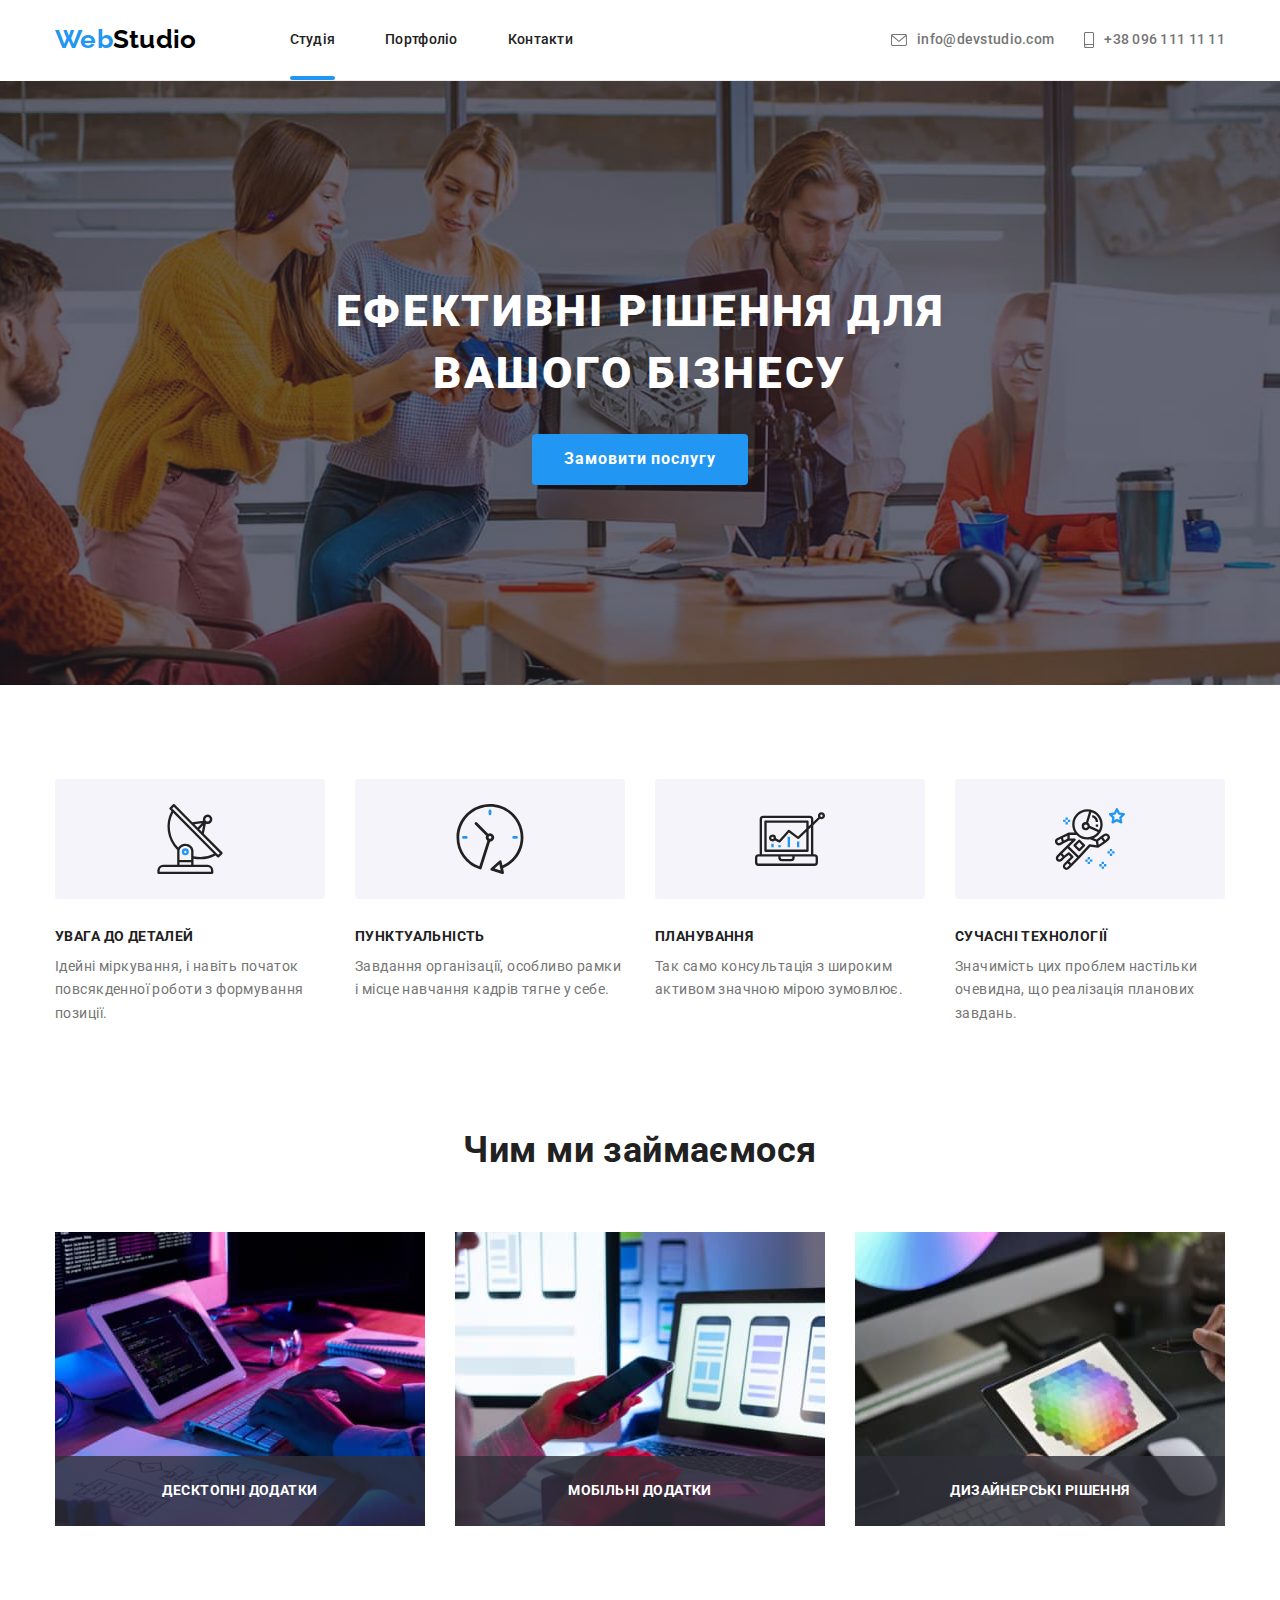
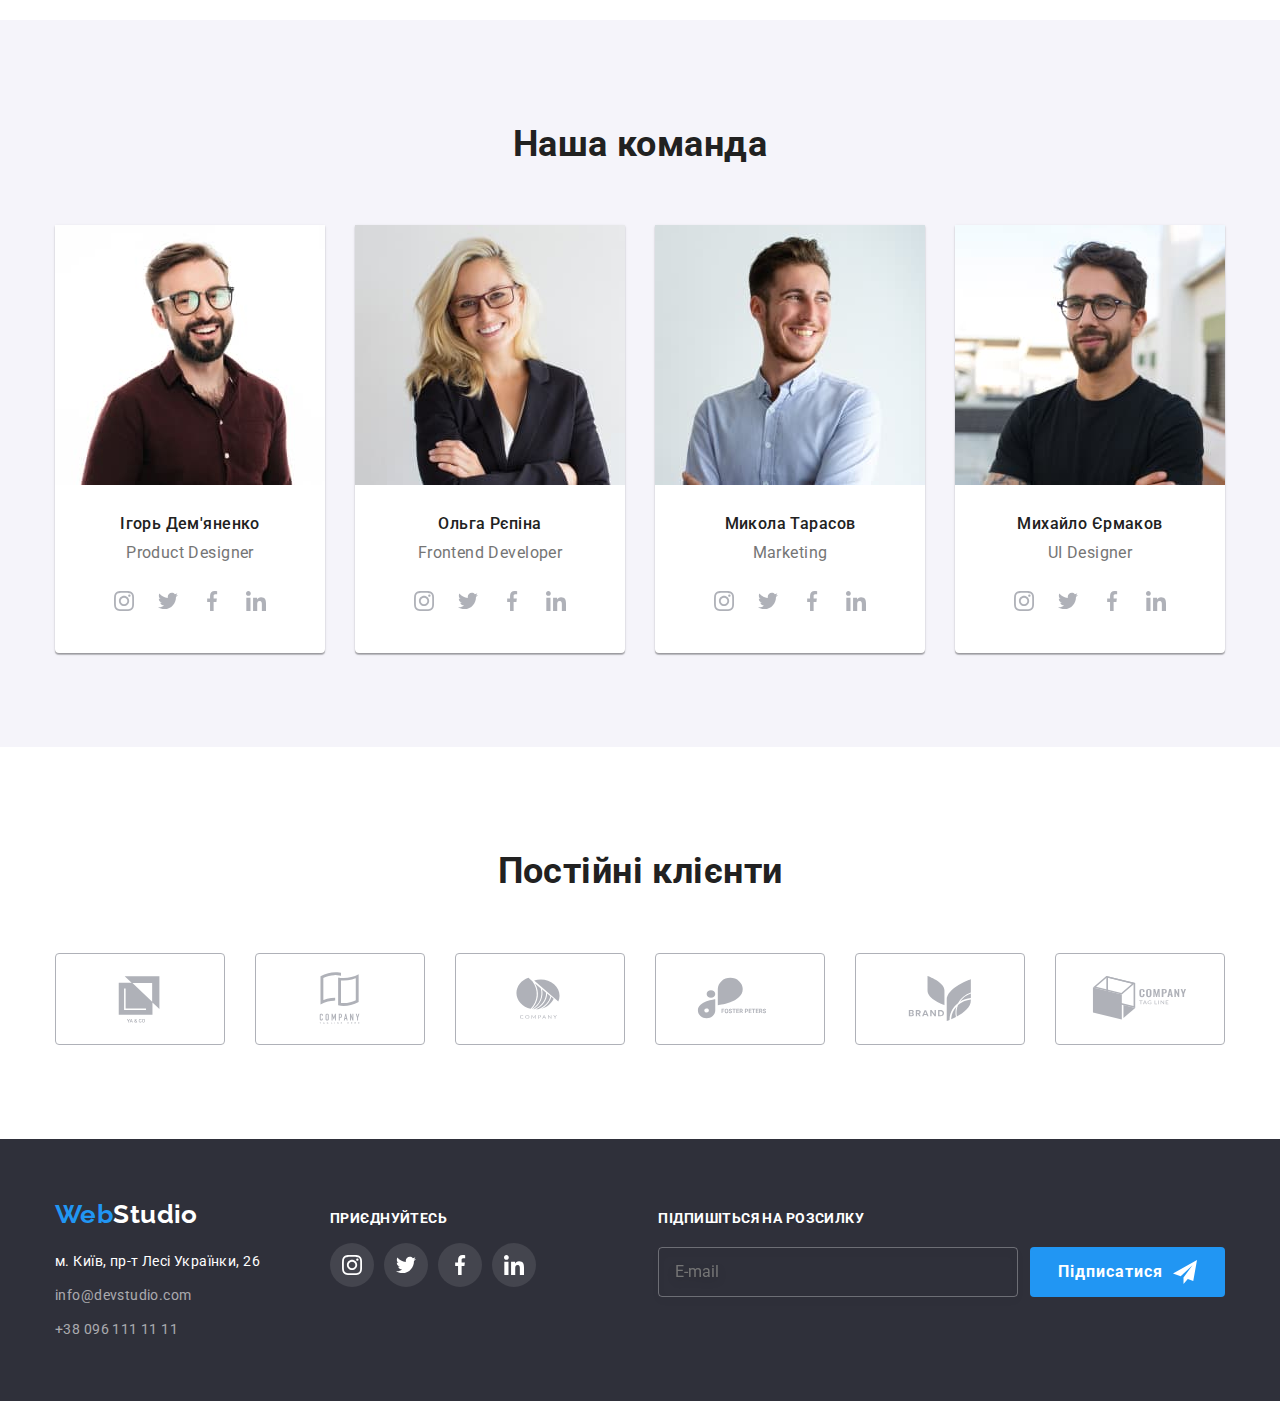
<file: index.html>
<!DOCTYPE html>
<html lang="ru">
  <head>
    <meta charset="UTF-8" />
    <meta http-equiv="X-UA-Compatible" content="IE=edge" />
    <meta name="viewport" content="width=device-width, initial-scale=1.0" />
    <title>Студія</title>
    <link
      href="https://fonts.googleapis.com/css2?family=Raleway:wght@700&family=Roboto:wght@400;500;700;900&display=swap"
      rel="stylesheet"
    />
    <link
      rel="stylesheet"
      href="https://cdnjs.cloudflare.com/ajax/libs/modern-normalize/1.1.0/modern-normalize.min.css"
    />

    <link rel="stylesheet" href="./css/styles.css" />
  </head>

  <body>
    <!-- Шапка сайта -->

    <header class="header">
      <div class="container header">
        <nav class="main-nav">
          <a href="./index.html" class="logo link"><span class="accent">Web</span>Studio</a>

          <ul class="site-nav list">
            <li><a href="" class="nav-link link current link-header">Студія</a></li>
            <li><a href="./portfolio.html" class="nav-link link link-header">Портфоліо</a></li>
            <li><a href="" class="nav-link link link-header">Контакти</a></li>
          </ul>
        </nav>

        <ul class="contacts list">
          <li class="list">
            <a href="mailto:info@devstudio.com" class="link link-header">
              <svg width="16" height="12" class="contacts-icon">
                <use href="./images/symbol-defs1.svg#icon-envelope"></use>
              </svg>
              info@devstudio.com
            </a>
          </li>
          <li class="list">
            <a href="tel:+380961111111" class="link link-header">
              <svg width="10" height="16" class="contacts-icon smartphone">
                <use href="./images/symbol-defs1.svg#icon-smartphone"></use>
              </svg>
              +38 096 111 11 11
            </a>
          </li>
        </ul>
      </div>
    </header>

    <!-- Hero -->
    <main>
      <section class="hero section">
        <div class="container hero">
          <div class="hero">
            <h1 class="title">Ефективні рішення для вашого бізнесу</h1>
          </div>
          <button type="button" class="button hero-button" data-modal-open>Замовити послугу</button>
        </div>
      </section>

      <!--  FEATURES-->
      <section class="features section">
        <div class="container features">
          <!--назвать Наши преимущества и потом СКРЫТЬ-->
          <h2 class="title heading visually-hidden">Наши преимущества</h2>
          <ul class="features list card-set">
            <li class="item antenna card-item">
              <div class="feature-box"></div>
              <h3 class="title">УВАГА ДО ДЕТАЛЕЙ</h3>
              <p class="text">
                Ідейні міркування, і навіть початок повсякденної роботи з формування позиції.
              </p>
            </li>
            <li class="item clock card-item">
              <div class="feature-box"></div>
              <h3 class="title">ПУНКТУАЛЬНІСТЬ</h3>
              <p class="text">
                Завдання організації, особливо рамки і місце навчання кадрів тягне у себе.
              </p>
            </li>
            <li class="item planning card-item">
              <div class="feature-box"></div>
              <h3 class="title">ПЛАНУВАННЯ</h3>
              <p class="text">Так само консультація з широким активом значною мірою зумовлює.</p>
            </li>
            <li class="item astronaut card-item">
              <div class="feature-box"></div>
              <h3 class="title">СУЧАСНІ ТЕХНОЛОГІЇ</h3>
              <p class="text">
                Значимість цих проблем настільки очевидна, що реалізація планових завдань.
              </p>
            </li>
          </ul>
        </div>
      </section>

      <!-- Примеры работ -->

      <section class="example section">
        <div class="container">
          <h2 class="title heading">Чим ми займаємося</h2>
          <ul class="card-set">
            <li class="list card-item">
              <img
                class="picture"
                src="./images/img1.jpg"
                alt="процес разработки сайта"
                width="370"
                height="294"
              />
              <div class="pic-box">
                <p class="pic-box-desc">Десктопні додатки</p>
              </div>
            </li>

            <li class="list card-item">
              <img
                class="picture"
                src="./images/img2.jpg"
                alt="дизайн для мобильних приложений"
                width="370"
                height="294"
              />
              <div class="pic-box">
                <p class="pic-box-desc">Мобільні додатки</p>
              </div>
            </li>
            <li class="list card-item">
              <img
                class="picture"
                src="./images/img3.jpg"
                alt="подбор цветовой гаммы"
                width="370"
                height="294"
              />
              <div class="pic-box">
                <p class="pic-box-desc">Дизайнерські рішення</p>
              </div>
            </li>
          </ul>
        </div>
      </section>

      <!-- TEAM -->
      <section class="team section">
        <div class="container title">
          <h2 class="title heading">Наша команда</h2>
          <ul class="team card-set list">
            <li class="team-member item card-item">
              <img src="./images/img4.jpg" alt="сотрудник компании Игорь" width="270" />

              <div class="team-describtion">
                <h3 class="title">Ігорь Дем'яненко</h3>
                <p class="describtion">Product Designer</p>

                <div class="social-container">
                  <ul class="social list">
                    <li class="item">
                      <a href="" class="social link">
                        <svg class="social-link-icon">
                          <use href="./images/symbol-defs1.svg#icon-instagram"></use>
                        </svg>
                      </a>
                    </li>
                    <li class="item">
                      <a href="" class="social link">
                        <svg class="social-link-icon">
                          <use href="./images/symbol-defs1.svg#icon-twitter"></use>
                        </svg>
                      </a>
                    </li>
                    <li class="item">
                      <a href="" class="social link">
                        <svg class="social-link-icon">
                          <use href="./images/symbol-defs1.svg#icon-facebook"></use>
                        </svg>
                      </a>
                    </li>
                    <li class="item">
                      <a href="" class="social link">
                        <svg class="social-link-icon">
                          <use href="./images/symbol-defs1.svg#icon-linkedin"></use>
                        </svg>
                      </a>
                    </li>
                  </ul>
                </div>
              </div>
            </li>

            <li class="team-member item card-item">
              <img src="./images/img5.jpg" alt="сотрудник компании Ольга" width="270" />

              <div class="team-describtion">
                <h3 class="title">Ольга Рєпіна</h3>
                <p class="describtion">Frontend Developer</p>

                <div class="social-container">
                  <ul class="social list">
                    <li class="item">
                      <a href="" class="social link">
                        <svg class="social-link-icon">
                          <use href="./images/symbol-defs1.svg#icon-instagram"></use>
                        </svg>
                      </a>
                    </li>
                    <li class="item">
                      <a href="" class="social link">
                        <svg class="social-link-icon">
                          <use href="./images/symbol-defs1.svg#icon-twitter"></use>
                        </svg>
                      </a>
                    </li>
                    <li class="item">
                      <a href="" class="social link">
                        <svg class="social-link-icon">
                          <use href="./images/symbol-defs1.svg#icon-facebook"></use>
                        </svg>
                      </a>
                    </li>
                    <li class="item">
                      <a href="" class="social link">
                        <svg class="social-link-icon">
                          <use href="./images/symbol-defs1.svg#icon-linkedin"></use>
                        </svg>
                      </a>
                    </li>
                  </ul>
                </div>
              </div>
            </li>

            <li class="team-member item card-item">
              <img src="./images/img6.jpg" alt="сотрудник компании Николай" width="270" />
              <div class="team-describtion">
                <h3 class="title">Микола Тарасов</h3>
                <p class="describtion">Marketing</p>

                <div class="social-container">
                  <ul class="social list">
                    <li class="item">
                      <a href="" class="social link">
                        <svg class="social-link-icon">
                          <use href="./images/symbol-defs1.svg#icon-instagram"></use>
                        </svg>
                      </a>
                    </li>
                    <li class="item">
                      <a href="" class="social link">
                        <svg class="social-link-icon">
                          <use href="./images/symbol-defs1.svg#icon-twitter"></use>
                        </svg>
                      </a>
                    </li>
                    <li class="item">
                      <a href="" class="social link">
                        <svg class="social-link-icon">
                          <use href="./images/symbol-defs1.svg#icon-facebook"></use>
                        </svg>
                      </a>
                    </li>
                    <li class="item">
                      <a href="" class="social link">
                        <svg class="social-link-icon">
                          <use href="./images/symbol-defs1.svg#icon-linkedin"></use>
                        </svg>
                      </a>
                    </li>
                  </ul>
                </div>
              </div>
            </li>

            <li class="team-member item card-item">
              <img src="./images/img7.jpg" alt="сотрудник компании Михаил" width="270" />

              <div class="team-describtion">
                <h3 class="title">Михайло Єрмаков</h3>
                <p class="describtion">UI Designer</p>
                <div class="social-container">
                  <ul class="social list">
                    <li class="item">
                      <a href="" class="social link">
                        <svg class="social-link-icon">
                          <use href="./images/symbol-defs1.svg#icon-instagram"></use>
                        </svg>
                      </a>
                    </li>
                    <li class="item">
                      <a href="" class="social link">
                        <svg class="social-link-icon">
                          <use href="./images/symbol-defs1.svg#icon-twitter"></use>
                        </svg>
                      </a>
                    </li>
                    <li class="item">
                      <a href="" class="social link">
                        <svg class="social-link-icon">
                          <use href="./images/symbol-defs1.svg#icon-facebook"></use>
                        </svg>
                      </a>
                    </li>
                    <li class="item">
                      <a href="" class="social link">
                        <svg class="social-link-icon">
                          <use href="./images/symbol-defs1.svg#icon-linkedin"></use>
                        </svg>
                      </a>
                    </li>
                  </ul>
                </div>
              </div>
            </li>
          </ul>
        </div>
      </section>

      <!-- CLIENTS -->

      <section class="section clients">
        <div class="clients container">
          <h2 class="title heading">Постійні клієнти</h2>
          <ul class="clients-list list card-set">
            <li class="clients-item card-item">
              <a href="" class="clients-link link">
                <svg class="clients-icon">
                  <use href="./images/symbol-defs1.svg#icon-client1"></use>
                </svg>
              </a>
            </li>
            <li class="clients-item card-item">
              <a href="" class="clients-link link">
                <svg class="clients-icon">
                  <use href="./images/symbol-defs1.svg#icon-client2"></use>
                </svg>
              </a>
            </li>
            <li class="clients-item card-item">
              <a href="" class="clients-link link">
                <svg class="clients-icon">
                  <use href="./images/symbol-defs1.svg#icon-client3"></use>
                </svg>
              </a>
            </li>
            <li class="clients-item card-item">
              <a href="" class="clients-link link">
                <svg class="clients-icon">
                  <use href="./images/symbol-defs1.svg#icon-client4"></use>
                </svg>
              </a>
            </li>
            <li class="clients-item card-item">
              <a href="" class="clients-link link">
                <svg class="clients-icon">
                  <use href="./images/symbol-defs1.svg#icon-client5"></use>
                </svg>
              </a>
            </li>
            <li class="clients-item card-item">
              <a href="" class="clients-link link">
                <svg class="clients-icon">
                  <use href="./images/symbol-defs1.svg#icon-client6"></use>
                </svg>
              </a>
            </li>
          </ul>
        </div>
      </section>
    </main>
    <!-- Футер -->
    <footer class="footer">
      <div class="container">
        <div class="box">
          <a href="./index.html" class="logo link"><span class="accent">Web</span>Studio</a>

          <address>
            <ul class="contacts list">
              <li class="item address">
                <a class="address link footer-link"
                  href="https://www.google.com.ua/maps"
                  target="_blank"
                  rel="noopener noreferrer">м. Київ, пр-т Лесі Українки, 26</a>
              </li>
              <li class="item address">
                <a class="link footer-link" 
                href="mailto:info@devstudio.com" >info@devstudio.com</a>
              </li>
              <li class="item address">
                <a class="link footer-link" 
                href="tel:+380961111111" >+38 096 111 11 11</a>
              </li>
            </ul>
          </address>
        </div>

        <div class="social-networks">
          <h3 class="title-footer">приєднуйтесь</h3>

          <ul class="social list">
            <li class="item">
              <a href="" class="social link">
                <svg class="social-link-icon">
                  <use href="./images/symbol-defs1.svg#icon-instagram"></use>
                </svg>
              </a>
            </li>
            <li class="item">
              <a href="" class="social link">
                <svg class="social-link-icon">
                  <use href="./images/symbol-defs1.svg#icon-twitter"></use>
                </svg>
              </a>
            </li>
            <li class="item">
              <a href="" class="social link">
                <svg class="social-link-icon">
                  <use href="./images/symbol-defs1.svg#icon-facebook"></use>
                </svg>
              </a>
            </li>
            <li class="item">
              <a href="" class="social link">
                <svg class="social-link-icon">
                  <use href="./images/symbol-defs1.svg#icon-linkedin"></use>
                </svg>
              </a>
            </li>
          </ul>
        </div>
        <div class="form">
          <h3 class="title-footer">Підпишіться на розсилку</h3>
          <form class="email-form" name="signup_form">
            <label>
              <input type="email" name="user-email" placeholder="E-mail" class="mail-footer" />
            </label>

            <button type="submit" class="button button-footer hero-button">
              Підписатися
              <svg class="footer-icon">
                <use href="./images/symbol-defs1.svg#icon-send"></use>
              </svg>
            </button>
          </form>
        </div>
      </div>
    </footer>

    <div class="backdrop is-hidden" data-modal>
      <div class="modal">
        <button class="button-close" type="button" data-modal-close>
          <svg class="button-close-icon" width="18" height="18">
            <use href="./images/icons1.svg#icon-close-btn"></use>
          </svg>
        </button>

        <form class="modal-form" name="client-form" autocomplete="off">
          <strong class="form-title">Залиште свої дані, ми вам передзвонимо</strong>
          <div class="modal-form-group" role="group">
            <label class="modal-label-wrap">
              <span class="form-label">Ім'я</span>
              <span class="form-wrapper">
                <input class="form-input" type="text" name="user-name" />
                <svg class="form-icon" width="18" height="18">
                  <use href="./images/icons1.svg#icon-person-form"></use>
                </svg>
              </span>
            </label>

            <label class="modal-label-wrap">
              <span class="form-label">Телефон</span>
              <span class="form-wrapper">
                <input class="form-input" type="tel" name="user-phone" />
                <svg class="form-icon" width="18" height="18">
                  <use href="./images/icons1.svg#icon-phone-form"></use>
                </svg>
                </span>
            </label>

            <label class="modal-label-wrap">
              <span class="form-label"> Пошта</span>
              <span class="form-wrapper"> 
                <input class="form-input" type="email" name="user-email" />
                <svg class="form-icon" width="18" height="18">
                  <use href="./images/icons1.svg#icon-email-form"></use>
                </svg>
              </span>
             
            </label>

            <label class="modal-label-wrap">
              <span class="form-label">Коментар</span>
              <textarea
                class="form-feedback"
                name="user-feedback"
                rows="10"
                placeholder="Введіть текст"
              ></textarea>
            </label>
          </div>

          <label class="modal-label-agreement">
            <input
              class="form-checkbox visuaaly-hidden"
              type="checkbox"
              name="user-agreement"
              value="accept-policy"
            />
            <svg class="checkbox-icon" width="16" height="15">
              <use class="checkbox-icon-uncheck" href="./images/icons1.svg#icon-cube"></use>
              <use class="checkbox-icon-check" href="./images/icons1.svg#icon-icon-check"></use>
            </svg>
            <span class="form-label-checkbox"
              >Погоджуюся з розсилкою та приймаю
              <a href="" class="form-link">Умови договору</a>
            </span>
          </label>

          <button type="submit" class="button submit-button">Відправити</button>
        </form>
      </div>
    </div>

    <script src="./js/modal.js"></script>
  </body>
</html>
</file>
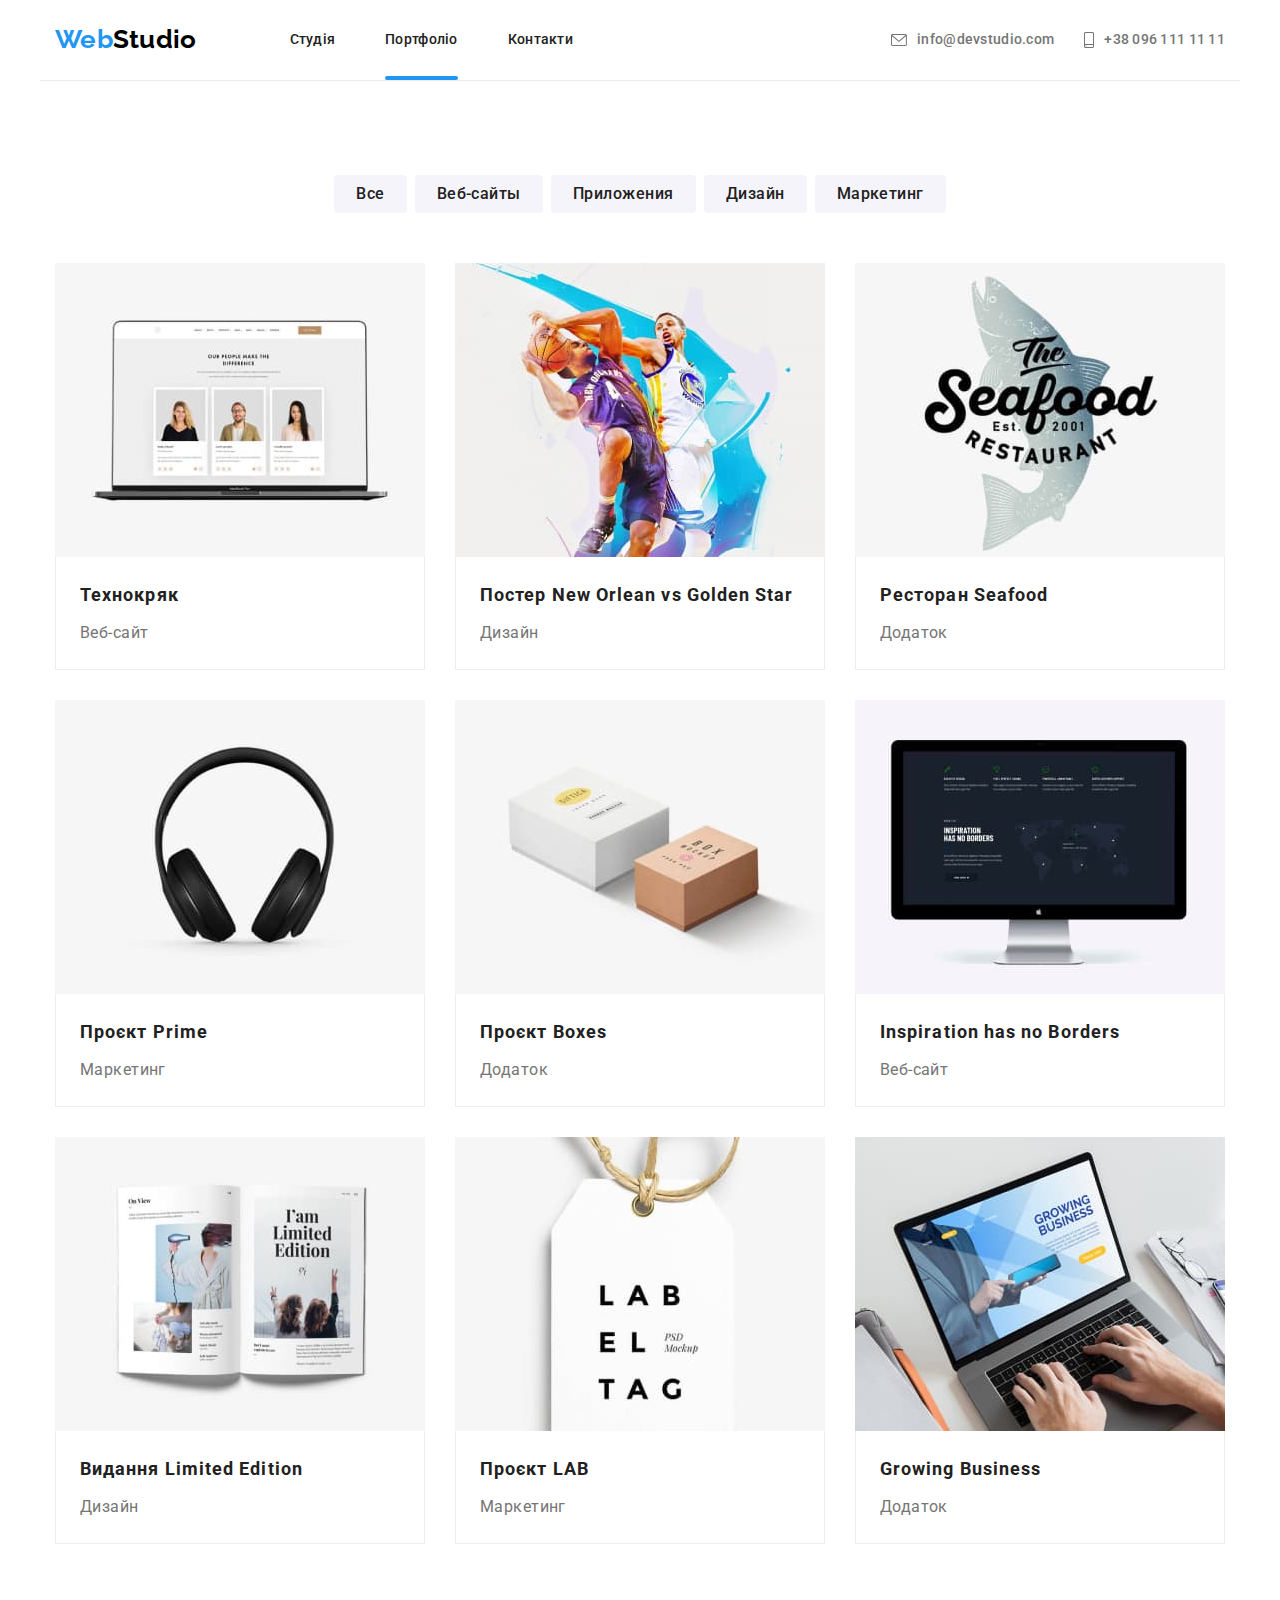
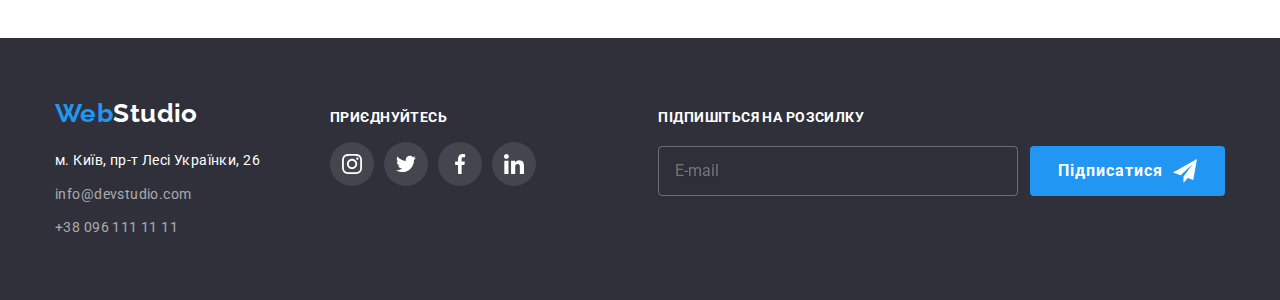
<file: portfolio.html>
<!DOCTYPE html>
<html lang="ru">
  <head>
    <meta charset="UTF-8" />
    <meta http-equiv="X-UA-Compatible" content="IE=edge" />
    <meta name="viewport" content="width=device-width, initial-scale=1.0" />
    <title>Портфоліо</title>
    <link
      href="https://fonts.googleapis.com/css2?family=Raleway:wght@700&family=Roboto:wght@400;500;700;900&display=swap"
      rel="stylesheet"
    />
    <link
      rel="stylesheet"
      href="https://cdnjs.cloudflare.com/ajax/libs/modern-normalize/1.1.0/modern-normalize.min.css"
    />

    <link rel="stylesheet" href="./css/styles.css" />
  </head>

  <body>
    <!-- Шапка сайта -->

    <header class="header">
      <div class="container header">
        <nav class="main-nav">
          <a href="./index.html" class="logo link"><span class="accent">Web</span>Studio</a>

          <ul class="site-nav list">
            <li><a href="./index.html" class="nav-link link link-header">Студія</a></li>
            <li><a href="" class="nav-link link current link-header">Портфоліо</a></li>
            <li><a href="" class="nav-link link link-header">Контакти</a></li>
          </ul>
        </nav>

        <ul class="contacts list">
          <li class="list">
            <a href="mailto:info@devstudio.com" class="link link-header">
              <svg width="16" height="12" class="contacts-icon">
                <use href="./images/symbol-defs1.svg#icon-envelope"></use>
              </svg>
              info@devstudio.com
            </a>
          </li>
          <li class="list">
            <a href="tel:+380961111111" class="link link-header">
              <svg width="10" height="16" class="contacts-icon smartphone">
                <use href="./images/symbol-defs1.svg#icon-smartphone"></use>
              </svg>
              +38 096 111 11 11
            </a>
          </li>
        </ul>
      </div>
    </header>

    <main>
      <!-- фильтр-навигация по портфолио -->
      <section class="filter section">
        <div class="container">
          <h1 class="fitler title">галерея робіт</h1>
          <ul class="filter list">
            <li class="filter-list item">
              <button type="button" class="button link filter">Все</button>
            </li>
            <li class="filter-list item">
              <button type="button" class="button link filter">Веб-сайты</button>
            </li>
            <li class="filter-list item">
              <button type="button" class="button link filter">Приложения</button>
            </li>
            <li class="filter-list item">
              <button type="button" class="button link filter">Дизайн</button>
            </li>
            <li class="filter-list item">
              <button type="button" class="button link filter">Маркетинг</button>
            </li>
          </ul>

          <ul class="portfolio list card-set">
            <li class="portfolio-item card-item">
              <a href="" class="portfolio-link link">
                <div class="portolio-thumb">
                  <img
                    src="./images/img8.jpg"
                    alt="Сайт технокряк на мониторе ноутбука"
                    width="370"
                  />
                  <div class="portfolio-overlay">
                    <p class="portolio-text">
                      Ресурс пропонує комплексні пропозиції з різним рівнем функціоналу та сервісів.
                      Все це дозволить відвідувачу отримати вичерпні відомості про компанію чи
                      приватну особу.
                    </p>
                  </div>
                </div>
                <div class="portfolio-about">
                  <h2 class="title">Технокряк</h2>
                  <p class="describtion">Веб-сайт</p>
                </div>
              </a>
            </li>

            <li class="portfolio-item card-item">
              <a href="" class="portfolio-link link">
                <div class="portolio-thumb">
                  <img
                    class="pic"
                    src="./images/img9.jpg"
                    alt="Два боскетболиста с мячем на постере"
                    width="370"
                  />
                  <div class="portfolio-overlay">
                    <p class="portolio-text">
                      Ресурс пропонує комплексні пропозиції з різним рівнем функціоналу та сервісів.
                      Все це дозволить відвідувачу отримати вичерпні відомості про компанію чи
                      приватну особу.
                    </p>
                  </div>
                </div>
                <div class="portfolio-about">
                  <h2 class="title">Постер New Orlean vs Golden Star</h2>
                  <p class="describtion">Дизайн</p>
                </div>
              </a>
            </li>
            <li class="portfolio-item card-item">
              <a href="" class="portfolio-link link">
                <div class="portolio-thumb">
                  <img
                    class="pic"
                    src="./images/img10.jpg"
                    alt="Логотип Ресторана Seafood"
                    width="370"
                  />
                  <div class="portfolio-overlay">
                    <div class="portolio-box-describtion">
                      <p class="portolio-text">
                        Ресурс пропонує комплексні пропозиції з різним рівнем функціоналу та
                        сервісів. Все це дозволить відвідувачу отримати вичерпні відомості про
                        компанію чи приватну особу.
                      </p>
                    </div>
                  </div>
                </div>
                <div class="portfolio-about">
                  <h2 class="title">Ресторан Seafood</h2>
                  <p class="describtion">Додаток</p>
                </div>
              </a>
            </li>
            <li class="portfolio-item card-item">
              <a href="" class="portfolio-link link">
                <div class="portolio-thumb">
                  <img class="pic" src="./images/img11.jpg" alt="Наушники" width="370" />
                  <div class="portfolio-overlay">
                    <p class="portolio-text">
                      Ресурс пропонує комплексні пропозиції з різним рівнем функціоналу та сервісів.
                      Все це дозволить відвідувачу отримати вичерпні відомості про компанію чи
                      приватну особу.
                    </p>
                  </div>
                </div>
                <div class="portfolio-about">
                  <h2 class="title">Проєкт Prime</h2>
                  <p class="describtion">Маркетинг</p>
                </div>
              </a>
            </li>
            <li class="portfolio-item card-item">
              <a href="" class="portfolio-link link">
                <div class="portolio-thumb">
                  <img class="pic" src="./images/img12.jpg" alt="Пример коробок" width="370" />
                  <div class="portfolio-overlay">
                    <p class="portolio-text">
                      Ресурс пропонує комплексні пропозиції з різним рівнем функціоналу та сервісів.
                      Все це дозволить відвідувачу отримати вичерпні відомості про компанію чи
                      приватну особу.
                    </p>
                  </div>
                </div>
                <div class="portfolio-about">
                  <h2 class="title">Проєкт Boxes</h2>
                  <p class="describtion">Додаток</p>
                </div>
              </a>
            </li>
            <li class="portfolio-item card-item">
              <a href="" class="portfolio-link link">
                <div class="portolio-thumb">
                  <img class="pic" src="./images/img13.jpg" alt="Сайт на мониторе" width="370" />
                  <div class="portfolio-overlay">
                    <p class="portolio-text">
                      Ресурс пропонує комплексні пропозиції з різним рівнем функціоналу та сервісів.
                      Все це дозволить відвідувачу отримати вичерпні відомості про компанію чи
                      приватну особу.
                    </p>
                  </div>
                </div>

                <div class="portfolio-about">
                  <h2 class="title">Inspiration has no Borders</h2>
                  <p class="describtion">Веб-сайт</p>
                </div>
              </a>
            </li>
            <li class="portfolio-item card-item">
              <a href="" class="portfolio-link link">
                <div class="portolio-thumb">
                  <img class="pic" src="./images/img14.jpg" alt="Разворот журнала" width="370" />
                  <div class="portfolio-overlay">
                    <p class="portolio-text">
                      Ресурс пропонує комплексні пропозиції з різним рівнем функціоналу та сервісів.
                      Все це дозволить відвідувачу отримати вичерпні відомості про компанію чи
                      приватну особу.
                    </p>
                  </div>
                </div>
                <div class="portfolio-about">
                  <h2 class="title">Видання Limited Edition</h2>
                  <p class="describtion">Дизайн</p>
                </div>
              </a>
            </li>
            <li class="portfolio-item card-item">
              <a href="" class="portfolio-link link">
                <div class="portolio-thumb">
                  <img
                    class="pic"
                    src="./images/img15.jpg"
                    alt="Пример бирки для одежды"
                    width="370"
                  />
                  <div class="portfolio-overlay">
                    <p class="portolio-text">
                      Ресурс пропонує комплексні пропозиції з різним рівнем функціоналу та сервісів.
                      Все це дозволить відвідувачу отримати вичерпні відомості про компанію чи
                      приватну особу.
                    </p>
                  </div>
                </div>

                <div class="portfolio-about">
                  <h2 class="title">Проєкт LAB</h2>
                  <p class="describtion">Маркетинг</p>
                </div>
              </a>
            </li>
            <li class="portfolio-item card-item">
              <a href="" class="portfolio-link link">
                <div class="portolio-thumb">
                  <img class="pic" src="./images/img16.jpg" alt="Ноутбук с сайтом" width="370" />
                  <div class="portfolio-overlay">
                    <p class="portolio-text">
                      Ресурс пропонує комплексні пропозиції з різним рівнем функціоналу та сервісів.
                      Все це дозволить відвідувачу отримати вичерпні відомості про компанію чи
                      приватну особу.
                    </p>
                  </div>
                </div>

                <div class="portfolio-about">
                  <h2 class="title">Growing Business</h2>
                  <p class="describtion">Додаток</p>
                </div>
              </a>
            </li>
          </ul>
        </div>
      </section>
    </main>
  <!-- Футер -->
  <footer class="footer">
    <div class="container">
      <div class="box">
        <a href="./index.html" class="logo link"><span class="accent">Web</span>Studio</a>
  
        <address>
          <ul class="contacts list">
            <li class="item address">
              <a class="address link footer-link" href="https://www.google.com.ua/maps" target="_blank"
                rel="noopener noreferrer">м. Київ, пр-т Лесі Українки, 26</a>
            </li>
            <li class="item address">
              <a class="link footer-link" href="mailto:info@devstudio.com">info@devstudio.com</a>
            </li>
            <li class="item address">
              <a class="link footer-link" href="tel:+380961111111">+38 096 111 11 11</a>
            </li>
          </ul>
        </address>
      </div>
  
      <div class="social-networks">
        <h3 class="title-footer">приєднуйтесь</h3>
  
        <ul class="social list">
          <li class="item">
            <a href="" class="social link">
              <svg class="social-link-icon">
                <use href="./images/symbol-defs1.svg#icon-instagram"></use>
              </svg>
            </a>
          </li>
          <li class="item">
            <a href="" class="social link">
              <svg class="social-link-icon">
                <use href="./images/symbol-defs1.svg#icon-twitter"></use>
              </svg>
            </a>
          </li>
          <li class="item">
            <a href="" class="social link">
              <svg class="social-link-icon">
                <use href="./images/symbol-defs1.svg#icon-facebook"></use>
              </svg>
            </a>
          </li>
          <li class="item">
            <a href="" class="social link">
              <svg class="social-link-icon">
                <use href="./images/symbol-defs1.svg#icon-linkedin"></use>
              </svg>
            </a>
          </li>
        </ul>
      </div>
      <div class="form">
        <h3 class="title-footer">Підпишіться на розсилку</h3>
        <form class="email-form" name="signup_form">
          <label>
            <input type="email" name="user-email" placeholder="E-mail" class="mail-footer" />
          </label>
  
          <button type="submit" class="button button-footer hero-button">
            Підписатися
            <svg class="footer-icon">
              <use href="./images/symbol-defs1.svg#icon-send"></use>
            </svg>
          </button>
        </form>
      </div>
    </div>
  </footer>
  </body>
</html>
</file>
<file: css/styles.css>
:root {
  --primary-text-color: #757575;
  --title-text-color: #212121;
  --accent-color: #2196f3;
  --logo-title-color: #000000;
  --button-color: #ffffff;
  --button-bcr-color: #f5f4fa;
  --button-hover-color: #188ce8;
  --hero-bcr-color: #c4c4c4;
  --footer-text-color: rgba(255, 255, 255, 0.6);
  --footer-bcr-color: #2f303a;
  --hero-gradient: rgba(47, 48, 58, 0.4);
  --icon-fii: #afb1b8;
  --card-gap: 30px;
  --card-item: 3;
  --transition: 250ms cubic-bezier(0.4, 0, 0.2, 1);
}

body {
  font-family: Roboto, sans-serif;
  font-size: 14px;
  line-height: 1.71;
  letter-spacing: 0.03em;

  background-color: var(--button-color);
  color: var(--primary-text-color);
}

ul {
  padding: 0;
  /* list-style: none; */
}

h1,
h2,
h3,
h4,
p,
ul {
  margin: 0;
}

img {
  display: block;
  max-width: 100%;
  height: auto;
}

.list {
  list-style: none;
}

.link {
  text-decoration: none;
  color: currentColor;
}

.title.heading {
  font-weight: 700;
  font-size: 36px;
  text-align: center;
  color: var(--title-text-color);
}

.container {
  width: 1200px;
  padding-left: 15px;
  padding-right: 15px;
  margin-top: 0;
  margin-bottom: 0;
  margin-left: auto;
  margin-right: auto;
}

.section {
  padding-top: 94px;
  padding-bottom: 94px;
}

.button {
  display: inline-block;
  text-align: center;

  font-family: inherit;
  font-size: 16px;
  font-weight: 700;
  letter-spacing: 0.06em;
  line-height: 1.9;
  cursor: pointer;

  border: transparent;
  border-radius: 4px;
  color: var(--button-color);
  background-color: var(--accent-color);

  transition: background-color var(--transition);
}
.button:hover,
.button:focus {
  background-color: var(--button-hover-color);
  box-shadow: 0px 4px 4px rgba(0, 0, 0, 0.15);
}

.card-set {
  display: flex;
  flex-wrap: wrap;
  gap: var(--card-gap);
}

.card-item {
  /* flex-basis: calc((100% - (3 - 1) * 30px) / 3); */
  flex-basis: calc((100% - (var(--card-item) - 1) * var(--card-gap)) / var(--card-item));
}
.visuaaly-hidden {
  position: absolute;
  white-space: nowrap;
  width: 1px;
  height: 1px;
  overflow: hidden;
  border: 0;
  padding: 0;
  clip: rect(0 0 0 0);
  clip-path: inset(50%);
  margin: -1px;
}

/*-- ШАПКА САЙТА --*/
.header {
  font-weight: 500;
  font-size: 14px;
  line-height: 1.14;
  letter-spacing: 0.02em;
}

.container.header {
  display: flex;
  align-items: center;
  border-bottom: 1px solid #ececec;
}

.logo {
  font-family: Raleway, cursive;
  font-weight: 700;
  font-size: 26px;
  line-height: 1.2;
  margin-right: 93px;

  color: var(--logo-title-color);
}

.logo .accent {
  color: var(--accent-color);
}
.main-nav {
  display: flex;
  align-items: center;
}
.site-nav {
  display: flex;
  align-items: center;
  gap: 50px;
}

.contacts.list {
  display: flex;
  align-items: center;
  margin-left: auto;
  gap: 30px;
}
.link-header {
  display: flex;
  align-items: center;
  padding-top: 32px;
  padding-bottom: 32px;
  transition: color var(--transition);
}

.link-header:hover,
.link-header:focus {
  color: var(--accent-color);
}

.link-header:hover .contacts-icon,
.link-header:focus .contacts-icon {
  fill: var(--accent-color);
}

.nav-link {
  color: var(--title-text-color);
}

.site-nav .link {
  position: relative;
}

.main-nav .link.current::after {
  content: '';
  position: absolute;
  background-color: #2196f3;
  border-radius: 2px;
  width: 100%;
  height: 4px;
  left: 0;
  bottom: 0;
}

/* КОНТАКТЫ */
.contacts-icon {
  fill: var(--primary-text-color);
  margin-right: 10px;
  transition: color var(--transition);
}

/* HERO */

.hero {
  display: flex;
  justify-content: center;
  align-items: center;
}

.hero .title {
  max-width: 700px;
  margin-bottom: 30px;

  font-weight: 900;
  font-size: 44px;
  line-height: 1.4;
  letter-spacing: 0.06em;
  text-align: center;
  text-transform: uppercase;

  color: var(--button-color);
}

.hero-button {
  padding: 10px 32px;
}

.container.hero {
  display: flex;
  flex-direction: column;
}

.hero.section {
  padding-top: 200px;
  padding-bottom: 200px;
  max-width: 1600px;
  margin-left: auto;
  margin-right: auto;

  text-align: center;

  background-image: linear-gradient(to right, var(--hero-gradient), var(--hero-gradient)),
    url('../images/hero.jpg');

  background-color: var(--hero-bcr-color);
  background-repeat: no-repeat;
  background-size: cover;
  background-position: center;
}

/*  FEATURES */
.features.list .title {
  margin-bottom: 10px;
  font-weight: 700;
  font-size: 14px;
  line-height: 1.14;
  text-transform: uppercase;
  color: var(--title-text-color);
}

.visually-hidden {
  position: absolute;
  width: 1px;
  height: 1px;
  margin: -1px;
  border: 0;
  padding: 0;
  clip: rect(0 0 0 0);
  overflow: hidden;
}

.features .card-item {
  --card-item: 4;
}

.container.features {
  display: flex;
  align-items: center;
  justify-content: space-between;
}

.features.section {
  padding-bottom: 0;
}

.features .item::before {
  display: block;
  content: '';
  width: 270px;
  height: 120px;
  margin-bottom: 30px;
  background: #f5f4fa;
  border-radius: 4px;
}

.item.antenna::before {
  background-image: url('../images/antenna.svg');
  background-repeat: no-repeat;
  background-position: center;
}
.item.clock::before {
  background-image: url('../images/clock.svg');
  background-repeat: no-repeat;
  background-position: center;
}
.item.planning::before {
  background-image: url('../images/diagram.svg');
  background-repeat: no-repeat;
  background-position: center;
}
.item.astronaut::before {
  background-image: url('../images/astronaut.svg');
  background-repeat: no-repeat;
  background-position: center;
}

/* EXAMPLES*/
.example .title {
  margin-bottom: 50px;
  margin-left: auto;
  margin-right: auto;
}

.list.card-item {
  position: relative;
  --card-item: 3;
}

.pic-box {
  position: absolute;
  left: 0;
  bottom: 0;
  width: 100%;

  padding-top: 27px;
  padding-bottom: 27px;

  background: rgba(47, 48, 58, 0.8);
}
.pic-box-desc {
  text-align: center;
  text-transform: uppercase;

  font-weight: 700;
  line-height: 1.14;
  color: #fff;
}

/* TEAM */
.team-member .title {
  font-weight: 500;
  font-size: 16px;
  line-height: 1.18;
  margin-bottom: 10px;
  color: var(--title-text-color);
}

.team {
  background-color: #f5f4fa;
}

.team.list .describtion {
  font-size: 16px;
  line-height: 1.18;
  color: var(--primary-text-color);
}
.team-member.card-item {
  --card-item: 4;
}
.team .title.heading {
  margin-bottom: 50px;
}

.team-member {
  background-color: #fff;
  text-align: center;
}
.team-member.item {
  box-shadow: 0px 1px 3px rgba(0, 0, 0, 0.12), 0px 1px 1px rgba(0, 0, 0, 0.14),
    0px 2px 1px rgba(0, 0, 0, 0.2);
  border-radius: 0px 0px 4px 4px;
}

.team-describtion {
  padding-top: 30px;
  padding-bottom: 30px;
}

.social {
  display: flex;
  justify-content: center;
  align-items: center;
}

.social.link {
  width: 44px;
  height: 44px;
  border: none;

  background-color: var(--button-color);
  background-repeat: no-repeat;
  background-position: 50% 50%;
  border-radius: 50%;
  background-size: contain;

  color: var(--icon-fii);
  transition: color var(--transition), background-color var(--transition);
}

.social.link:hover,
.social.link:focus {
  background-color: var(--accent-color);
  color: var(--button-color);
}

.social-link-icon {
  width: 20px;
  height: 20px;
  fill: currentColor;
}
.social.list {
  margin-top: 16px;
}

.social .list:not(:last-child) {
  margin-right: 10px;
}

/* CLIENTS */

.clients .title.heading {
  margin-bottom: 50px;
}

.clients-item.card-item {
  --card-item: 6;
}

.clients-icon {
  width: 106px;
  height: 60px;
  fill: currentColor;
  
}

.clients-link {
  display: flex;
  align-items: center;
  justify-content: center;
  height: 92px;
  color: var(--icon-fii);

  border: 1px solid var(--icon-fii);
  border-radius: 4px;
  transition: color var(--transition);
}
.clients-link:hover,
.clients-link:focus {
  color: var(--accent-color);
  border: 1px solid var(--accent-color);
}

/* футер */

.footer {
  padding-bottom: 60px;
  padding-top: 60px;
  background-color: var(--footer-bcr-color);
}

.footer .logo{
  display: block;
  margin-bottom: 20px;
  color: var(--button-color);
  margin-right: 0;
}

.footer .accent {
  color: var(--accent-color);
}

.item.address {
  text-decoration: none;
  font-style: normal;
  font-size: 14px;
  line-height: 1.7;
  color: var(--footer-text-color);

  transition: color var(--transition);
}

.address.footer-link:hover,
.address.footer-link:focus,
.item.address:hover,
.item.address:focus {
  color: var(--accent-color);
}
.address.footer-link {
  color: var(--button-color);
  transition: color var(--transition);
}

.footer .contacts.list {
  display: block;
}
.footer .contacts.list > .item.address {
  margin-left: 0;
}

.item.address:not(:last-child) {
  margin-bottom: 10px;
}

.footer .container {
  display: flex;
  align-items: center;
  align-items: baseline;
  gap: 70px;
 
  }

.title-footer {
  font-weight: 700;
  font-size: 14px;
  line-height: 1.14;
  text-transform: uppercase;

  color: var(--button-color);
}

.social-networks {
  display: flex;
  justify-content: center;
  flex-direction: column;
}

.social-networks .list {
  display: flex;
  gap: 10px;
}

.footer .social.link {
  background-color: rgba(255, 255, 255, 0.1);
}
.footer .social.link:hover,
.footer .social.link:focus {
  background-color: var(--accent-color);
  color: #fff;
}

.footer .social-link-icon {
  fill: var(--button-color);
}

/* FORM FOOTER */
.form {
  display: flex;
  justify-content: center;
  flex-direction: column; 
  margin-left: auto;
  gap: 20px;
 
}

.email-form {
  display: flex;
}

.email-form .mail-footer {
  padding: 15px 16px;
  width: 360px;
  height: 50px;
  margin-right: 12px;

  font-size: 16px;
  line-height: 1.25;
  color: var(--footer-text-color);
  outline: none;

  background-color: transparent;
  border: 1px solid rgba(255, 255, 255, 0.3);
  filter: drop-shadow(0px 4px 4px rgba(0, 0, 0, 0.15));
  border-radius: 4px;
  transition: border var(--transition);
}

.button-footer {
  display: inline-flex;
  align-items: center;
  padding: 10px 28px;
}

.footer-icon {
  fill: var(--button-color);
  width: 24px;
  height: 24px;
  margin-left: 10px;
}

.mail-footer:hover,
.mail-footer:focus {
  border: 1px solid var(--icon-fii);
}

/* MODAL */

.backdrop {
  position: fixed;
  top: 0;
  left: 0;
  width: 100%;
  height: 100%;
  background-color: rgba(0, 0, 0, 0.2);
  z-index: 100;

  display: flex;
  align-items: center;
  justify-content: center;
  opacity: 1;

  transition: opacity var(--transition);
}
.backdrop.is-hidden {
  opacity: 0;
  pointer-events: none;
  visibility: hidden;
}
.backdrop.is-hidden .modal {
  transform: translate(-50%, -50%) scale(0.9) rotate(50deg);
}

.modal {
  position: absolute;
  top: 50%;
  left: 50%;
  padding: 40px 40px;
  transform: translate(-50%, -50%) scale(1) rotate(0);

  width: 528px;
  /* min-height: 581px; */

  background: #ffffff;
  box-shadow: 
    0px 1px 3px rgba(0, 0, 0, 0.12),
    0px 1px 1px rgba(0, 0, 0, 0.14),
    0px 2px 1px rgba(0, 0, 0, 0.2);
  border-radius: 4px;
  opacity: 1;

  transition: transform var(--transition),
    visibility var(--transition),
    opacity 400ms ease-in-out 200ms;
}

.button-close {
  position: absolute;
  top: 8px;
  right: 8px;

  display: flex;
  align-items: center;
  justify-content: center;
  width: 30px;
  height: 30px;
  padding: 0;

  border-radius: 50%;
  background: transparent;
  border: 1px solid rgba(0, 0, 0, 0.1);
  cursor: pointer;
}
.button-close-icon {
  fill: var(--logo-title-color);
  transition: fill var(--transition);
}

.button-close:hover .button-close-icon,
.button-close:focus .button-close-icon {
  fill: var(--accent-color);
}

/* FORM MODAL */

.modal-form {
  text-align: center;
}

.form-title {
  display: block;
  margin-bottom: 12px;
  font-weight: 700;
  font-size: 20px;
  line-height: 1.15;

  text-align: center;
  color: var(--title-text-color);
}

.form-label {
  display: block;
  margin-bottom: 4px;
  text-align: left;
  font-size: 12px;
  line-height: 1.17;
  letter-spacing: 0.01em;

  color: var(--primary-text-color);
}

.form-input,
.form-feedback {
  padding-top: 12px;
  padding-left: 42px;
  padding-bottom: 12px;
  width: 100%;
  height: 40px;

  outline: transparent;
  background-color: transparent;
  border: 1px solid rgba(33, 33, 33, 0.2);
  border-radius: 4px;

  transition: border var(--transition);
}

.form-input:hover,
.form-input:focus,
.form-feedback:hover,
.form-feedback:focus {
  border: 1px solid var(--accent-color);
}

.form-input:focus-within + .form-icon,
.form-input:hover + .form-icon {
  fill: var(--accent-color);
}

.modal-form-group {
 
  margin-bottom: 20px;
}
.modal-label-agreement {
  display: flex;
  align-items: center;
  justify-content: center;
  gap: 8px;
  margin-bottom: 30px;
  cursor: pointer;
}

.modal-label-wrap {
  display: block;
}

.form-wrapper{
  position: relative;

}
.modal-label-wrap:not(:last-child) {
  margin-bottom: 10px;
}

.form-icon {
  position: absolute;
  top: 50%;
  left: 12px;
  transform: translateY(-50%);
  transition: fill var(--transition);
}
.form-feedback {
  display: block;
  resize: none;
  padding: 12px 16px;
  height: 120px;
}

.form-feedback::placeholder {
  font-size: 12px;
  line-height: 1.17;
  letter-spacing: 0.01em;

  color: rgba(117, 117, 117, 0.5);
}

.form-link {
  text-decoration: underline;
  color: var(--accent-color);
  text-underline-position: under;
}

.checkbox-icon-check {
  opacity: 0;
  transition: opacity var(--transition);
}

.form-checkbox:checked + .checkbox-icon .checkbox-icon-uncheck {
  opacity: 0;
  transition: opacity var(--transition);
}

.form-checkbox:checked + .checkbox-icon .checkbox-icon-check {
  opacity: 1;
  transition: opacity var(--transition);
}

.form-checkbox:hover+.checkbox-icon .checkbox-icon-uncheck,
.form-checkbox:focus+.checkbox-icon .checkbox-icon-uncheck {
  fill: var(--accent-color);
  transition: fill var(--transition);
}

.form-label-checkbox {
  user-select: none;
}

.submit-button {
  display: inline-flex;
  align-items: center;
  width: 200px;

  padding-top: 10px;
  padding-bottom: 10px;
  padding-right: 52px;
  padding-left: 52px;
}

/* СТИЛИ ПОРТФОЛИО */

/* FILTER  */

/* ЗАГОЛОВОК СКРЫТЫЙ */
.fitler {
  display: none;
}

.button.filter {
  padding-top: 6px;
  padding-right: 22px;
  padding-left: 22px;
  padding-bottom: 6px;

  font-weight: 500;
  line-height: 1.6;
  letter-spacing: 0.03em;

  color: var(--title-text-color);
  background-color: var(--button-bcr-color);
  box-shadow: none;

  transition: color var(--transition), background-color var(--transition),
    box-shadow var(--transition);
}
.button.filter:hover,
.button.filter:focus,
.button.filter:active {
  color: var(--button-color);
  background-color: var(--accent-color);
  box-shadow: 0px 3px 1px rgba(0, 0, 0, 0.1), 0px 1px 2px rgba(0, 0, 0, 0.08),
    0px 2px 2px rgba(0, 0, 0, 0.12);
}

.filter.list {
  display: flex;
  justify-content: center;
  margin-bottom: 50px;
  gap: 8px;
}

.filter.list.item {
  display: block;
  padding-bottom: 0;
  padding-top: 0;
  margin-bottom: 0;
}

/* PORTFOLIO */

.portfolio-item.card-item {
  --card-item: 3;
}
.portfolio-link {
  display: block;

  background-color: var(--button-color);
  transition: box-shadow var(--transition);
}

.portfolio-link:hover,
.portfolio-link:focus {
  box-shadow: 0px 1px 1px rgba(0, 0, 0, 0.12), 0px 4px 4px rgba(0, 0, 0, 0.06),
    1px 4px 6px rgba(0, 0, 0, 0.16);
}

.portfolio-item .title {
  font-weight: 700;
  font-size: 18px;
  line-height: 2;
  letter-spacing: 0.06em;
  margin-bottom: 4px;

  color: var(--title-text-color);
}

.portfolio-item .link {
  overflow: hidden;
}

.portfolio-about .describtion {
  font-size: 16px;
  line-height: 2;

  color: var(--primary-text-color);
}

.portfolio-about {
  padding-top: 20px;
  padding-bottom: 20px;
  padding-left: 24px;
  padding-right: 24px;

  border-bottom: 1px solid #eeeeee;
  border-left: 1px solid #eeeeee;
  border-right: 1px solid #eeeeee;
}

.portolio-thumb {
  position: relative;
  overflow: hidden;
}

.portfolio-overlay {
  position: absolute;
  top: 0;
  left: 0;
  width: 100%;
  height: 100%;

  display: flex;
  justify-content: center;
  text-align: justify;
  padding: 63px 24px;
  background-color: rgba(33, 150, 243, 0.9);
  transform: translateY(100%);
  transition: transform var(--transition);
}

.portfolio-link:hover .portfolio-overlay,
.portfolio-link:focus .portfolio-overlay {
  transform: translateY(0);
  opacity: 1;
}

.portolio-text {
  font-size: 18px;
  line-height: 1.55;
  color: var(--button-color);
}
</file>
